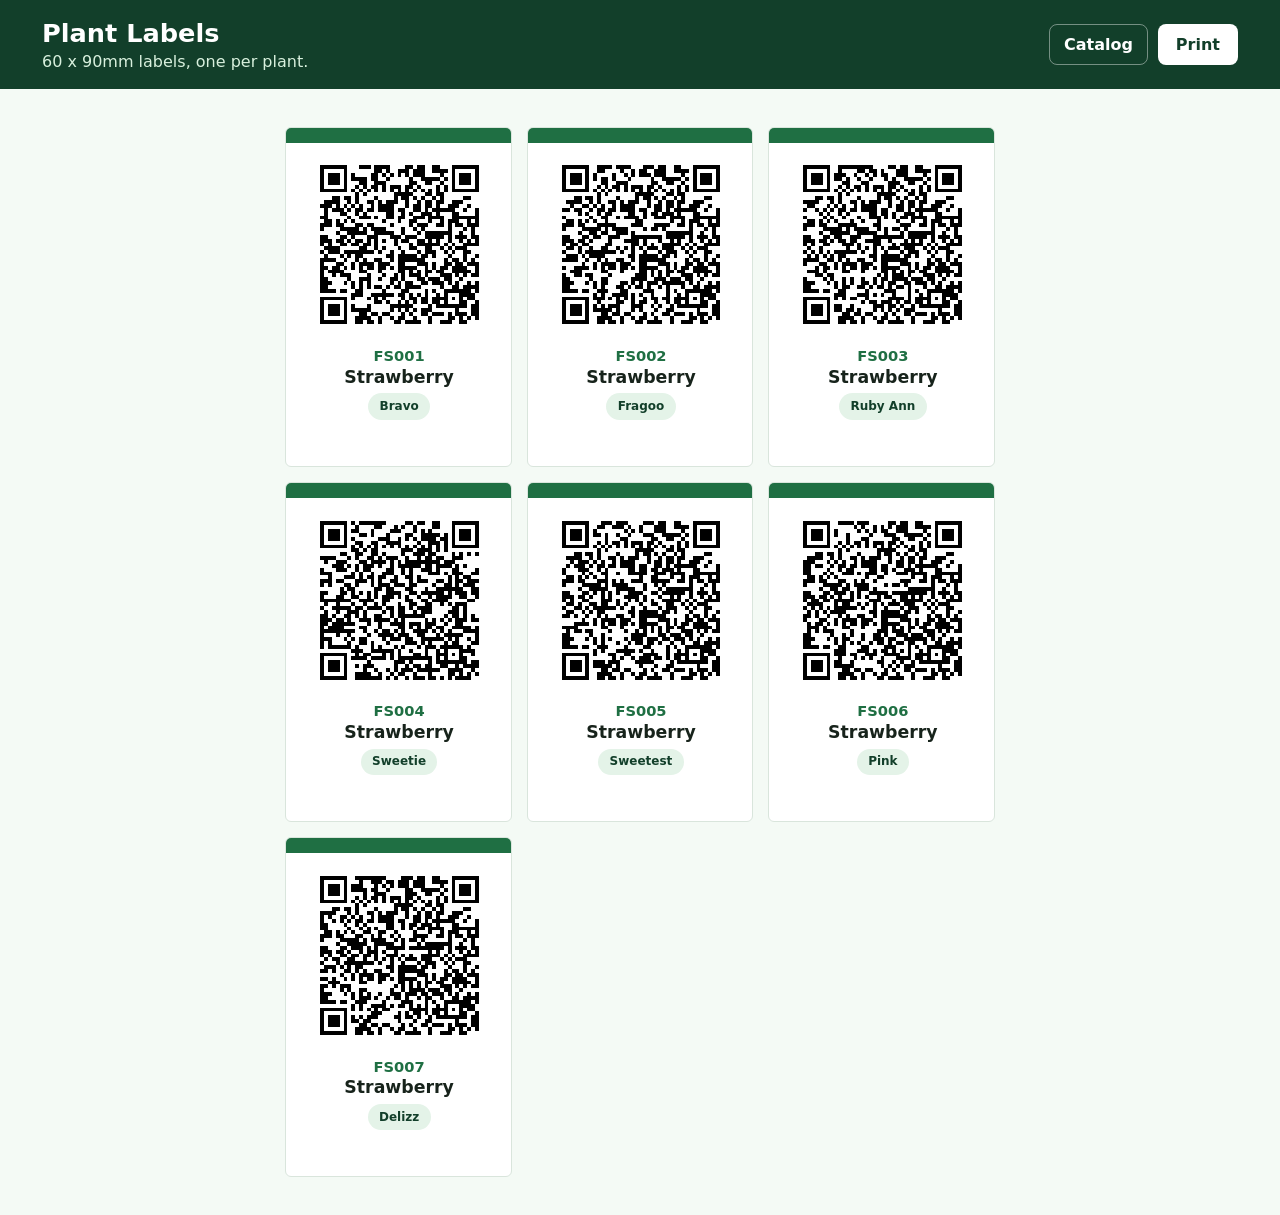
<file: labels.html>
<!doctype html>
<html lang="en">
  <head>
    <meta charset="utf-8">
    <meta name="viewport" content="width=device-width, initial-scale=1">
    <title>Printable Plant Labels | Plant Catalog</title>
    <link rel="stylesheet" href="labels.css?v=2">
  </head>
  <body>
    <header class="print-toolbar">
      <div>
        <h1>Plant Labels</h1>
        <p>60 x 90mm labels, one per plant.</p>
      </div>
      <div class="toolbar-actions">
        <a href="index.html">Catalog</a>
        <button type="button" onclick="window.print()">Print</button>
      </div>
    </header>

    <main id="labels" class="label-sheet" aria-live="polite">
      <p class="loading">Loading labels...</p>
    </main>

    <script src="labels.js"></script>
  </body>
</html>
</file>
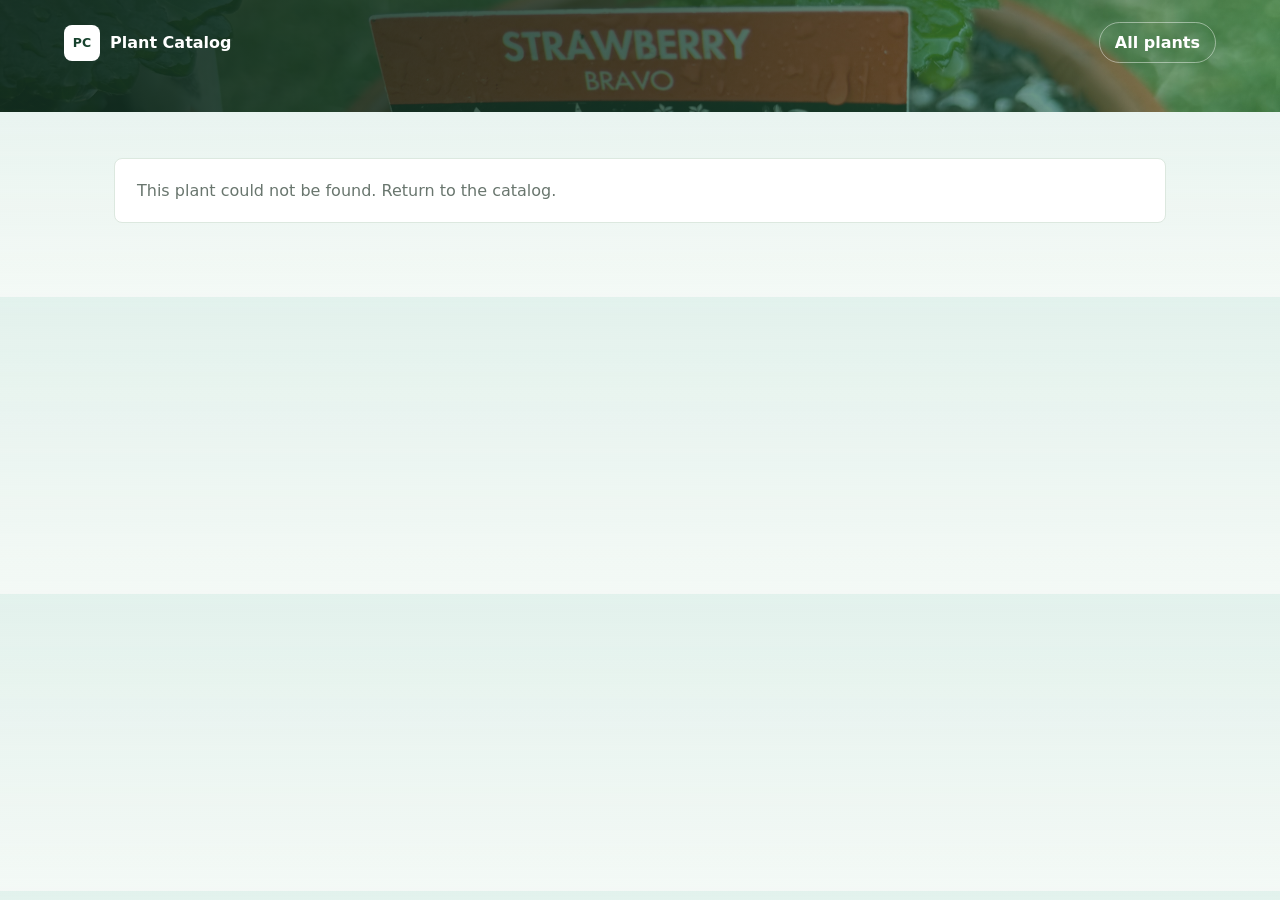
<file: plant.html>
<!doctype html>
<html lang="en">
  <head>
    <meta charset="utf-8">
    <meta name="viewport" content="width=device-width, initial-scale=1">
    <title>Plant Details | Plant Catalog</title>
    <link rel="stylesheet" href="styles.css?v=4">
  </head>
  <body data-page="detail">
    <header class="site-header compact">
      <nav class="nav">
        <a class="brand" href="index.html" aria-label="Plant Catalog home">
          <span class="brand-mark">PC</span>
          <span>Plant Catalog</span>
        </a>
        <a class="back-link" href="index.html">All plants</a>
      </nav>
    </header>

    <main>
      <article id="plantDetail" class="detail-shell" aria-live="polite">
        <p class="loading">Loading plant...</p>
      </article>
    </main>

    <script src="script.js?v=6"></script>
  </body>
</html>
</file>
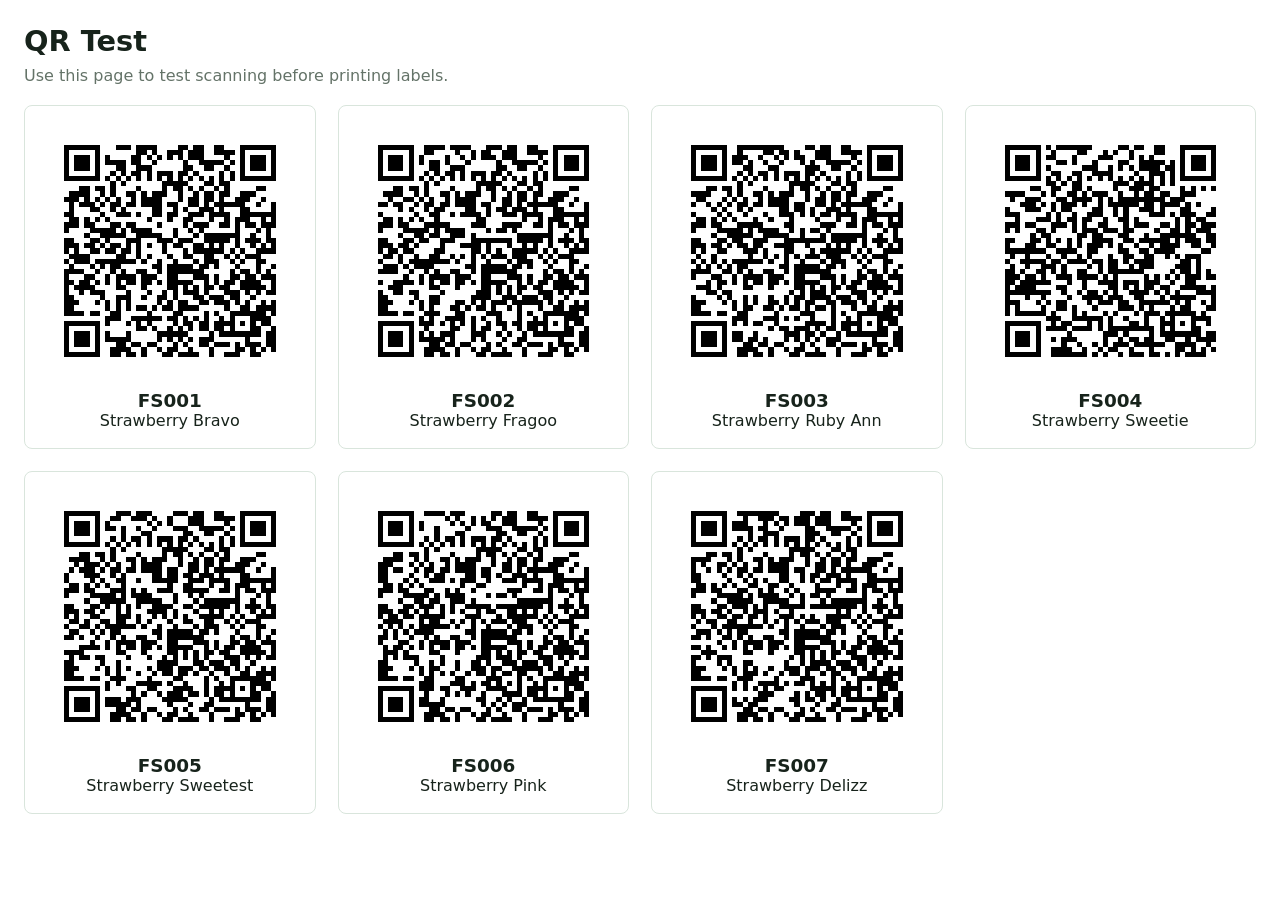
<file: qr-test.html>
<!doctype html>
<html lang="en">
  <head>
    <meta charset="utf-8">
    <meta name="viewport" content="width=device-width, initial-scale=1">
    <title>QR Test | Plant Catalog</title>
    <style>
      body {
        background: #ffffff;
        color: #17231b;
        font-family: ui-sans-serif, system-ui, -apple-system, BlinkMacSystemFont, "Segoe UI", sans-serif;
        margin: 0;
        padding: 24px;
      }

      h1 {
        font-size: 1.8rem;
        margin: 0 0 8px;
      }

      p {
        color: #647368;
        margin: 0 0 20px;
      }

      .grid {
        display: grid;
        gap: 22px;
        grid-template-columns: repeat(auto-fit, minmax(240px, 1fr));
      }

      .card {
        border: 1px solid #d9e5dc;
        border-radius: 8px;
        padding: 18px;
        text-align: center;
      }

      img {
        display: block;
        image-rendering: pixelated;
        margin: 0 auto 12px;
        max-width: 260px;
        width: 100%;
      }

      strong {
        display: block;
        font-size: 1.15rem;
      }
    </style>
  </head>
  <body>
    <h1>QR Test</h1>
    <p>Use this page to test scanning before printing labels.</p>
    <main id="qrGrid" class="grid"></main>
    <script>
      fetch("Plants.csv")
        .then((response) => response.text())
        .then((text) => {
          const lines = text.replace(/^\uFEFF/, "").trim().split(/\r?\n/).slice(1);
          const grid = document.querySelector("#qrGrid");

          lines.forEach((line) => {
            const cells = line.split(",");
            const id = cells[0];
            const name = cells[1];
            const variety = cells[2];
            const card = document.createElement("section");
            card.className = "card";
            card.innerHTML = `
              <img src="QR/${id}.png" alt="QR code for ${id}">
              <strong>${id}</strong>
              <span>${name} ${variety}</span>
            `;
            grid.append(card);
          });
        });
    </script>
  </body>
</html>
</file>
<file: labels.css>
:root {
  --leaf: #1f6f43;
  --leaf-dark: #123f2a;
  --leaf-soft: #e4f3e8;
  --ink: #17231b;
  --muted: #647368;
  --line: #d9e5dc;
  --paper: #ffffff;
}

* {
  box-sizing: border-box;
}

body {
  background: #f4faf5;
  color: var(--ink);
  font-family: Inter, ui-sans-serif, system-ui, -apple-system, BlinkMacSystemFont, "Segoe UI", sans-serif;
  margin: 0;
}

.print-toolbar {
  align-items: center;
  background: var(--leaf-dark);
  color: #ffffff;
  display: flex;
  gap: 18px;
  justify-content: space-between;
  padding: 18px clamp(18px, 4vw, 42px);
}

.print-toolbar h1 {
  font-size: 1.6rem;
  margin: 0;
}

.print-toolbar p {
  color: #d8f0dd;
  margin: 4px 0 0;
}

button {
  background: #ffffff;
  border: 0;
  border-radius: 8px;
  color: var(--leaf-dark);
  cursor: pointer;
  font: inherit;
  font-weight: 850;
  padding: 11px 18px;
}

.toolbar-actions {
  align-items: center;
  display: flex;
  gap: 10px;
}

.toolbar-actions a {
  border: 1px solid rgba(255, 255, 255, 0.42);
  border-radius: 8px;
  color: #ffffff;
  font-weight: 850;
  padding: 10px 14px;
  text-decoration: none;
}

.label-sheet {
  display: grid;
  gap: 4mm;
  grid-template-columns: repeat(3, 60mm);
  justify-content: center;
  padding: 10mm;
}

.label {
  align-items: center;
  background: var(--paper);
  border: 1px solid var(--line);
  border-radius: 6px;
  display: grid;
  grid-template-rows: auto 1fr;
  height: 90mm;
  justify-items: center;
  overflow: hidden;
  padding: 6mm 5mm 5mm;
  position: relative;
  width: 60mm;
}

.label::before {
  background: var(--leaf);
  content: "";
  height: 4mm;
  left: 0;
  position: absolute;
  right: 0;
  top: 0;
}

.qr-code {
  background: #ffffff;
  height: 50mm;
  padding: 0;
  width: 50mm;
}

.qr-code img {
  display: block;
  height: 100%;
  image-rendering: pixelated;
  width: 100%;
}

.label-text {
  align-self: stretch;
  display: grid;
  gap: 1mm;
  grid-template-rows: auto auto 1fr;
  margin-top: 2mm;
  text-align: center;
  width: 100%;
}

.plant-id {
  color: var(--leaf);
  font-size: 11pt;
  font-weight: 900;
}

.plant-name {
  color: var(--ink);
  font-size: 13pt;
  font-weight: 900;
  line-height: 1.05;
  overflow-wrap: anywhere;
}

.variety {
  align-self: start;
  background: var(--leaf-soft);
  border-radius: 999px;
  color: var(--leaf-dark);
  font-size: 9pt;
  font-weight: 800;
  line-height: 1.25;
  margin: 1mm auto 0;
  max-width: 100%;
  padding: 1.5mm 3mm;
}

.loading {
  color: var(--muted);
  font-weight: 700;
}

@page {
  margin: 8mm;
  size: A4 portrait;
}

@media print {
  body {
    background: #ffffff;
  }

  .print-toolbar {
    display: none;
  }

  .label-sheet {
    display: grid;
    gap: 4mm;
    grid-template-columns: repeat(3, 60mm);
    justify-content: center;
    padding: 0;
  }

  .label {
    border: 0;
    border-radius: 0;
    box-shadow: none;
    break-after: auto;
    height: 90mm;
    page-break-after: auto;
    width: 60mm;
  }
}
</file>
<file: styles.css>
:root {
  --canopy: #183c2b;
  --leaf: #2f7d50;
  --leaf-dark: #17422d;
  --leaf-soft: #e8f4ec;
  --moss: #8aa35f;
  --clay: #a65f3b;
  --sky: #dbeee8;
  --mist: #f6faf7;
  --paper: #ffffff;
  --ink: #18231d;
  --muted: #69766e;
  --line: #dce8df;
  --shadow: 0 18px 44px rgba(24, 60, 43, 0.14);
}

* {
  box-sizing: border-box;
}

body {
  background:
    linear-gradient(180deg, rgba(219, 238, 232, 0.72), rgba(246, 250, 247, 0) 340px),
    var(--mist);
  color: var(--ink);
  font-family: Inter, ui-sans-serif, system-ui, -apple-system, BlinkMacSystemFont, "Segoe UI", sans-serif;
  margin: 0;
}

a {
  color: inherit;
  text-decoration: none;
}

.site-header {
  background:
    linear-gradient(100deg, rgba(18, 43, 31, 0.94) 0%, rgba(24, 60, 43, 0.78) 52%, rgba(47, 125, 80, 0.52) 100%),
    url("photos/FS001.jpeg") center 45% / cover;
  color: #ffffff;
  min-height: 430px;
  padding: 22px clamp(18px, 5vw, 64px) 54px;
}

.site-header.compact {
  min-height: 112px;
  padding-bottom: 22px;
}

.nav {
  align-items: center;
  display: flex;
  justify-content: space-between;
  margin: 0 auto;
  max-width: 1180px;
}

.brand {
  align-items: center;
  display: inline-flex;
  font-weight: 850;
  gap: 10px;
}

.brand-mark {
  align-items: center;
  background: #ffffff;
  border-radius: 8px;
  color: var(--leaf-dark);
  display: inline-flex;
  font-size: 0.78rem;
  height: 36px;
  justify-content: center;
  letter-spacing: 0;
  width: 36px;
}

.back-link {
  border: 1px solid rgba(255, 255, 255, 0.44);
  border-radius: 999px;
  font-weight: 800;
  padding: 10px 15px;
}

.hero {
  align-items: end;
  display: grid;
  gap: 28px;
  grid-template-columns: minmax(0, 1fr) minmax(320px, 390px);
  margin: 96px auto 0;
  max-width: 1180px;
}

.eyebrow,
.section-kicker {
  color: #d7ecd8;
  font-size: 0.76rem;
  font-weight: 850;
  letter-spacing: 0.14em;
  margin: 0 0 10px;
  text-transform: uppercase;
}

h1 {
  font-size: clamp(3.1rem, 8vw, 6.6rem);
  letter-spacing: 0;
  line-height: 0.9;
  margin: 0;
}

.intro {
  color: #eff8f1;
  font-size: clamp(1rem, 2vw, 1.25rem);
  line-height: 1.55;
  margin: 20px 0 0;
  max-width: 560px;
}

.hero-panel {
  backdrop-filter: blur(14px);
  background: rgba(255, 255, 255, 0.16);
  border: 1px solid rgba(255, 255, 255, 0.28);
  border-radius: 8px;
  display: grid;
  gap: 1px;
  overflow: hidden;
}

.stat {
  align-items: center;
  background: rgba(255, 255, 255, 0.12);
  display: flex;
  justify-content: space-between;
  padding: 18px 20px;
}

.stat span {
  font-size: 2.6rem;
  font-weight: 900;
  line-height: 1;
}

.stat small {
  color: #e6f4e8;
  font-weight: 750;
}

main {
  margin: 0 auto;
  max-width: 1180px;
  padding: 30px clamp(18px, 5vw, 64px) 58px;
}

.toolbar {
  align-items: end;
  background: rgba(255, 255, 255, 0.92);
  border: 1px solid var(--line);
  border-radius: 8px;
  box-shadow: var(--shadow);
  display: grid;
  gap: 16px;
  grid-template-columns: 1fr minmax(190px, 260px);
  margin-top: -80px;
  padding: 18px;
  position: relative;
}

.field {
  display: grid;
  gap: 8px;
}

.field span {
  color: var(--leaf-dark);
  font-size: 0.82rem;
  font-weight: 850;
}

input,
select {
  appearance: none;
  background: #fbfdfb;
  border: 1px solid var(--line);
  border-radius: 8px;
  color: var(--ink);
  font: inherit;
  min-height: 48px;
  outline: none;
  padding: 0 14px;
  width: 100%;
}

input:focus,
select:focus {
  border-color: var(--leaf);
  box-shadow: 0 0 0 4px rgba(47, 125, 80, 0.13);
}

.results-row {
  align-items: center;
  color: var(--muted);
  display: flex;
  font-weight: 800;
  justify-content: space-between;
  margin: 26px 0 16px;
}

.plant-grid {
  display: grid;
  gap: 20px;
  grid-template-columns: repeat(3, minmax(0, 1fr));
}

.plant-card {
  background: var(--paper);
  border: 1px solid var(--line);
  border-radius: 8px;
  box-shadow: 0 10px 28px rgba(24, 60, 43, 0.08);
  display: grid;
  overflow: hidden;
  transition: transform 160ms ease, box-shadow 160ms ease, border-color 160ms ease;
}

.plant-card:hover {
  border-color: rgba(47, 125, 80, 0.36);
  box-shadow: var(--shadow);
  transform: translateY(-4px);
}

.card-photo {
  background: var(--leaf-soft);
  overflow: hidden;
}

.card-photo img {
  aspect-ratio: 4 / 3;
  display: block;
  object-fit: cover;
  transition: transform 240ms ease;
  width: 100%;
}

.plant-card:hover img {
  transform: scale(1.025);
}

.card-body {
  display: grid;
  gap: 12px;
  padding: 17px;
}

.pill-row {
  display: flex;
  flex-wrap: wrap;
  gap: 8px;
}

.pill {
  background: var(--leaf-soft);
  border-radius: 999px;
  color: var(--leaf-dark);
  font-size: 0.78rem;
  font-weight: 850;
  padding: 6px 9px;
}

.plant-card h2 {
  color: var(--canopy);
  font-size: 1.28rem;
  line-height: 1.18;
  margin: 0;
}

.card-facts {
  display: grid;
  gap: 8px;
  margin: 0;
}

.card-facts div {
  border-top: 1px solid var(--line);
  display: grid;
  gap: 8px;
  grid-template-columns: 72px 1fr;
  padding-top: 8px;
}

.card-facts dt {
  color: var(--muted);
  font-size: 0.78rem;
  font-weight: 850;
}

.card-facts dd {
  color: var(--ink);
  font-size: 0.9rem;
  font-weight: 700;
  margin: 0;
}

.empty-state,
.loading {
  background: var(--paper);
  border: 1px solid var(--line);
  border-radius: 8px;
  color: var(--muted);
  padding: 22px;
}

.detail-shell {
  display: grid;
  gap: 22px;
}

.detail-hero,
.detail-section {
  background: var(--paper);
  border: 1px solid var(--line);
  border-radius: 8px;
  box-shadow: 0 10px 28px rgba(24, 60, 43, 0.08);
  overflow: hidden;
}

.detail-hero {
  display: grid;
  grid-template-columns: minmax(0, 1fr) minmax(320px, 0.9fr);
}

.detail-photo {
  background: var(--leaf-soft);
  min-height: 540px;
}

.detail-photo img {
  display: block;
  height: 100%;
  object-fit: cover;
  width: 100%;
}

.detail-intro {
  align-content: center;
  display: grid;
  padding: clamp(26px, 5vw, 48px);
}

.detail-intro .eyebrow,
.section-kicker {
  color: var(--leaf);
}

.detail-intro h1,
.detail-section h2 {
  color: var(--canopy);
}

.detail-intro h1 {
  font-size: clamp(2.3rem, 5vw, 4.6rem);
  margin-bottom: 14px;
}

.detail-meta {
  color: var(--muted);
  font-weight: 850;
  margin: 0 0 28px;
}

.quick-stats {
  display: grid;
  gap: 10px;
  grid-template-columns: repeat(3, minmax(0, 1fr));
}

.quick-stat {
  background: var(--leaf-soft);
  border-radius: 8px;
  padding: 14px;
}

.quick-stat span {
  color: var(--canopy);
  display: block;
  font-size: 1.1rem;
  font-weight: 900;
  overflow-wrap: anywhere;
}

.quick-stat small {
  color: var(--muted);
  display: block;
  font-weight: 800;
  margin-top: 5px;
}

.detail-section {
  display: grid;
  gap: 22px;
  grid-template-columns: minmax(200px, 0.38fr) minmax(0, 1fr);
  padding: clamp(22px, 4vw, 34px);
}

.detail-section h2 {
  font-size: clamp(1.45rem, 3vw, 2.1rem);
  line-height: 1.05;
  margin: 0;
}

.details-list {
  display: grid;
  gap: 0;
  margin: 0;
}

.detail-item {
  border-top: 1px solid var(--line);
  display: grid;
  gap: 14px;
  grid-template-columns: 150px 1fr;
  padding: 13px 0;
}

.detail-item:first-child {
  border-top: 0;
  padding-top: 0;
}

.detail-item dt,
.care-item dt {
  color: var(--leaf);
  font-weight: 900;
}

.detail-item dd,
.care-item dd {
  color: var(--ink);
  line-height: 1.5;
  margin: 0;
}

.care-grid {
  display: grid;
  gap: 12px;
  grid-template-columns: repeat(2, minmax(0, 1fr));
  margin: 0;
}

.care-item {
  background: var(--leaf-soft);
  border: 1px solid rgba(47, 125, 80, 0.14);
  border-radius: 8px;
  padding: 15px;
}

.care-item dt {
  margin-bottom: 8px;
}

.notes-section p {
  color: var(--ink);
  font-size: 1.02rem;
  line-height: 1.6;
  margin: 0;
}

@media (max-width: 900px) {
  .hero,
  .toolbar,
  .detail-hero,
  .detail-section {
    grid-template-columns: 1fr;
  }

  .hero {
    margin-top: 64px;
  }

  .plant-grid {
    grid-template-columns: repeat(2, minmax(0, 1fr));
  }

  .detail-photo {
    min-height: 380px;
  }
}

@media (max-width: 620px) {
  .site-header {
    min-height: 390px;
  }

  .site-header.compact {
    min-height: 96px;
  }

  .hero {
    margin-top: 52px;
  }

  .hero-panel,
  .quick-stats,
  .care-grid,
  .plant-grid {
    grid-template-columns: 1fr;
  }

  .toolbar {
    margin-top: -58px;
  }

  .detail-item,
  .card-facts div {
    grid-template-columns: 1fr;
  }
}
</file>
